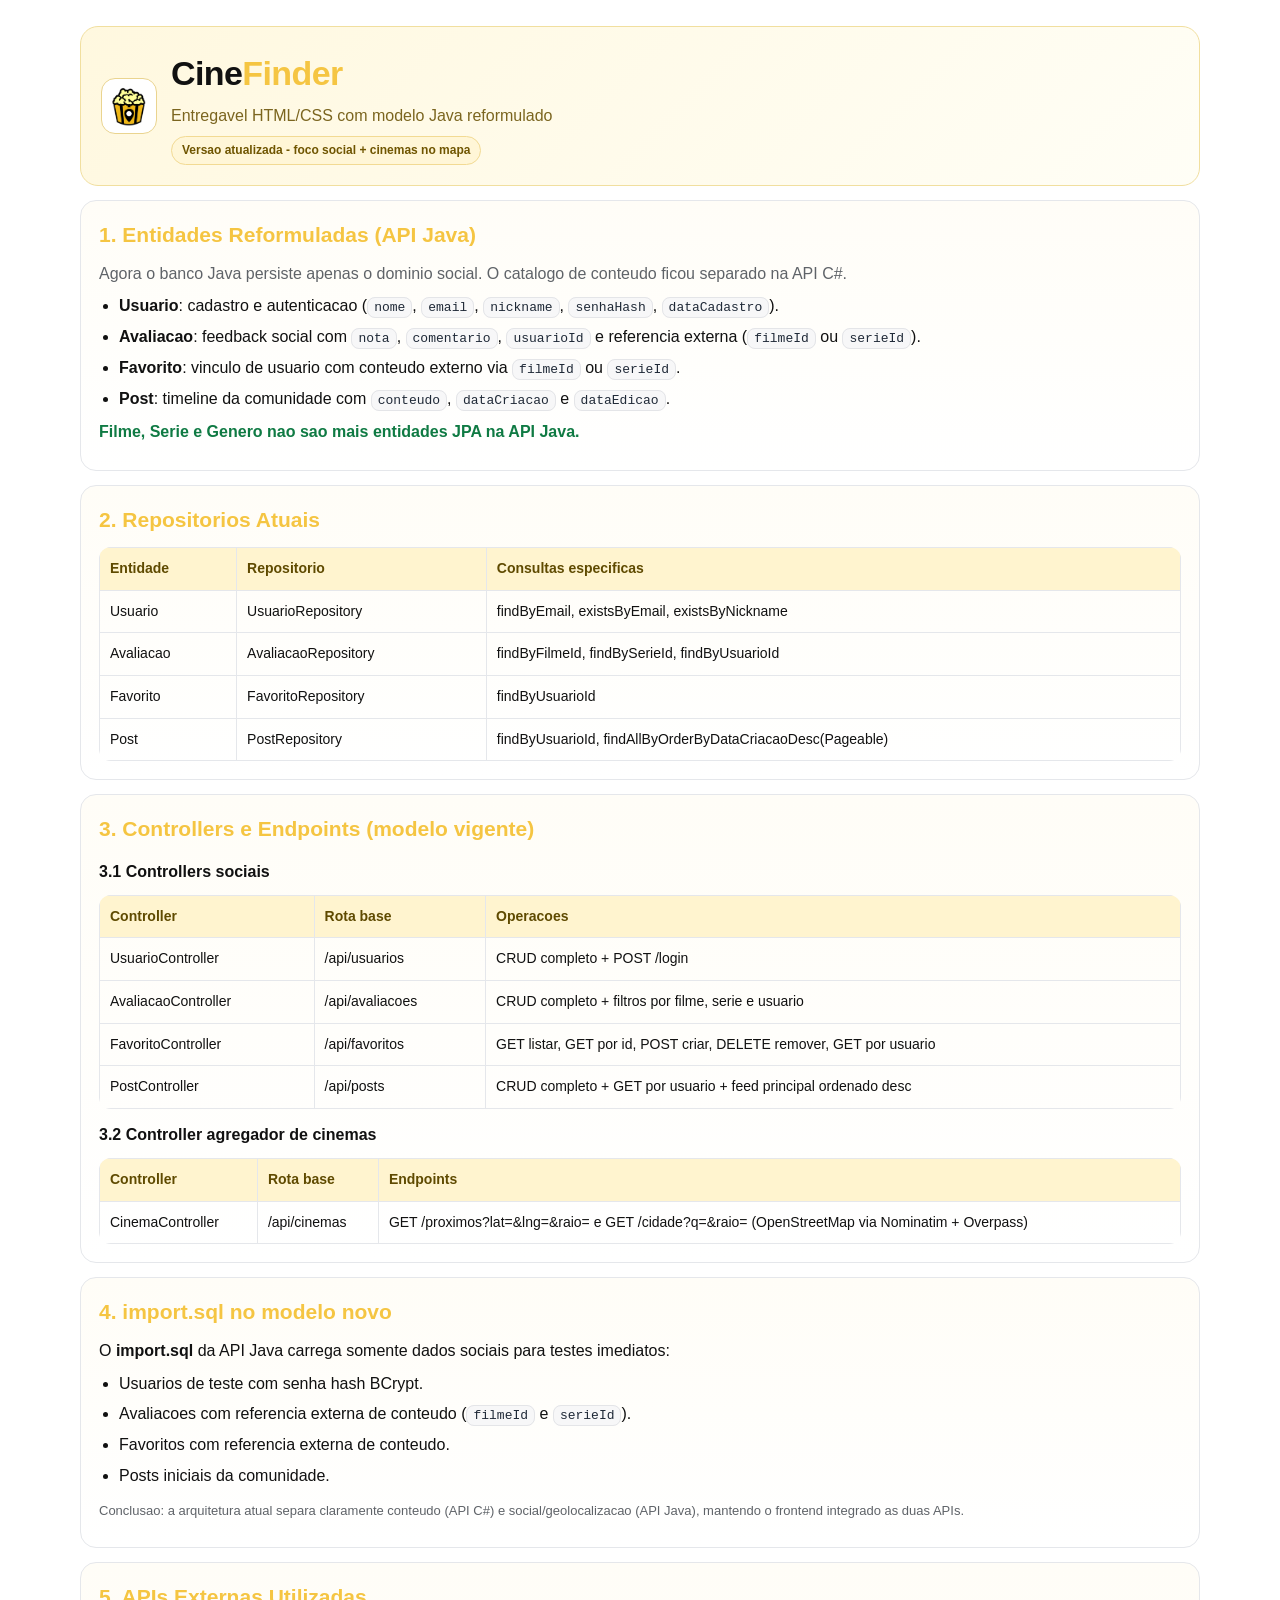
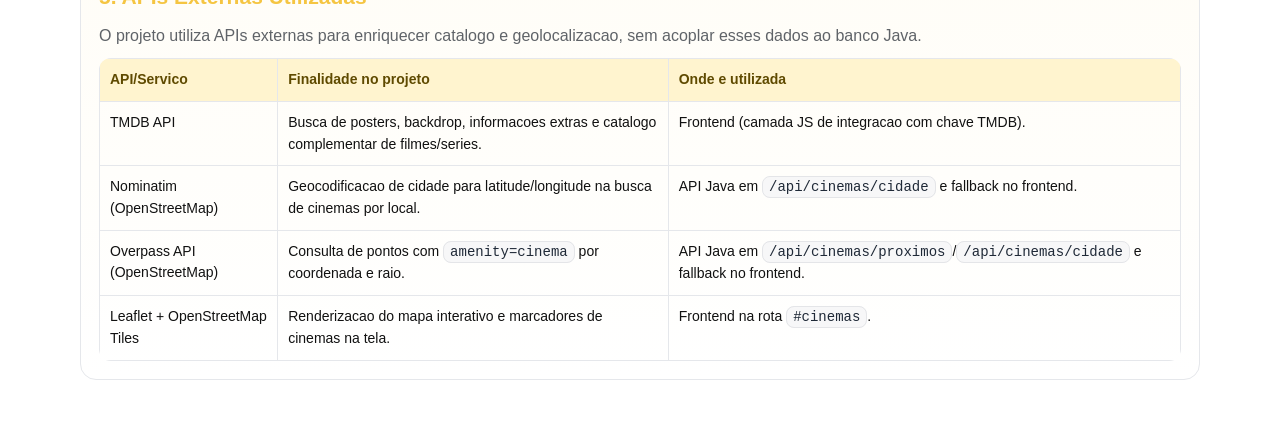
<file: CineFinder.API/wwwroot/entregavel.html>
<!DOCTYPE html>
<html lang="pt-BR">
<head>
  <meta charset="UTF-8">
  <meta name="viewport" content="width=device-width, initial-scale=1.0">
  <title>CineFinder - Entregavel Reformulado</title>
  <link rel="stylesheet" href="entregavel.css">
</head>
<body>
  <main class="page">
    <header class="hero">
      <img src="cf/logo.png" alt="Logo CineFinder">
      <div>
        <h1>Cine<span>Finder</span></h1>
        <p>Entregavel HTML/CSS com modelo Java reformulado</p>
        <span class="badge">Versao atualizada - foco social + cinemas no mapa</span>
      </div>
    </header>

    <div class="grid">
      <section>
        <h2>1. Entidades Reformuladas (API Java)</h2>
        <p class="muted">Agora o banco Java persiste apenas o dominio social. O catalogo de conteudo ficou separado na API C#.</p>
        <ul>
          <li><strong>Usuario</strong>: cadastro e autenticacao (<code>nome</code>, <code>email</code>, <code>nickname</code>, <code>senhaHash</code>, <code>dataCadastro</code>).</li>
          <li><strong>Avaliacao</strong>: feedback social com <code>nota</code>, <code>comentario</code>, <code>usuarioId</code> e referencia externa (<code>filmeId</code> ou <code>serieId</code>).</li>
          <li><strong>Favorito</strong>: vinculo de usuario com conteudo externo via <code>filmeId</code> ou <code>serieId</code>.</li>
          <li><strong>Post</strong>: timeline da comunidade com <code>conteudo</code>, <code>dataCriacao</code> e <code>dataEdicao</code>.</li>
        </ul>
        <p class="ok">Filme, Serie e Genero nao sao mais entidades JPA na API Java.</p>
      </section>

      <section>
        <h2>2. Repositorios Atuais</h2>
        <table>
          <thead>
            <tr>
              <th>Entidade</th>
              <th>Repositorio</th>
              <th>Consultas especificas</th>
            </tr>
          </thead>
          <tbody>
            <tr>
              <td>Usuario</td>
              <td>UsuarioRepository</td>
              <td>findByEmail, existsByEmail, existsByNickname</td>
            </tr>
            <tr>
              <td>Avaliacao</td>
              <td>AvaliacaoRepository</td>
              <td>findByFilmeId, findBySerieId, findByUsuarioId</td>
            </tr>
            <tr>
              <td>Favorito</td>
              <td>FavoritoRepository</td>
              <td>findByUsuarioId</td>
            </tr>
            <tr>
              <td>Post</td>
              <td>PostRepository</td>
              <td>findByUsuarioId, findAllByOrderByDataCriacaoDesc(Pageable)</td>
            </tr>
          </tbody>
        </table>
      </section>

      <section>
        <h2>3. Controllers e Endpoints (modelo vigente)</h2>
        <h3>3.1 Controllers sociais</h3>
        <table>
          <thead>
            <tr>
              <th>Controller</th>
              <th>Rota base</th>
              <th>Operacoes</th>
            </tr>
          </thead>
          <tbody>
            <tr>
              <td>UsuarioController</td>
              <td>/api/usuarios</td>
              <td>CRUD completo + POST /login</td>
            </tr>
            <tr>
              <td>AvaliacaoController</td>
              <td>/api/avaliacoes</td>
              <td>CRUD completo + filtros por filme, serie e usuario</td>
            </tr>
            <tr>
              <td>FavoritoController</td>
              <td>/api/favoritos</td>
              <td>GET listar, GET por id, POST criar, DELETE remover, GET por usuario</td>
            </tr>
            <tr>
              <td>PostController</td>
              <td>/api/posts</td>
              <td>CRUD completo + GET por usuario + feed principal ordenado desc</td>
            </tr>
          </tbody>
        </table>

        <h3>3.2 Controller agregador de cinemas</h3>
        <table>
          <thead>
            <tr>
              <th>Controller</th>
              <th>Rota base</th>
              <th>Endpoints</th>
            </tr>
          </thead>
          <tbody>
            <tr>
              <td>CinemaController</td>
              <td>/api/cinemas</td>
              <td>GET /proximos?lat=&amp;lng=&amp;raio= e GET /cidade?q=&amp;raio= (OpenStreetMap via Nominatim + Overpass)</td>
            </tr>
          </tbody>
        </table>
      </section>

      <section>
        <h2>4. import.sql no modelo novo</h2>
        <p>O <strong>import.sql</strong> da API Java carrega somente dados sociais para testes imediatos:</p>
        <ul>
          <li>Usuarios de teste com senha hash BCrypt.</li>
          <li>Avaliacoes com referencia externa de conteudo (<code>filmeId</code> e <code>serieId</code>).</li>
          <li>Favoritos com referencia externa de conteudo.</li>
          <li>Posts iniciais da comunidade.</li>
        </ul>
        <p class="footer-note">Conclusao: a arquitetura atual separa claramente conteudo (API C#) e social/geolocalizacao (API Java), mantendo o frontend integrado as duas APIs.</p>
      </section>

      <section>
        <h2>5. APIs Externas Utilizadas</h2>
        <p class="muted">O projeto utiliza APIs externas para enriquecer catalogo e geolocalizacao, sem acoplar esses dados ao banco Java.</p>
        <table>
          <thead>
            <tr>
              <th>API/Servico</th>
              <th>Finalidade no projeto</th>
              <th>Onde e utilizada</th>
            </tr>
          </thead>
          <tbody>
            <tr>
              <td>TMDB API</td>
              <td>Busca de posters, backdrop, informacoes extras e catalogo complementar de filmes/series.</td>
              <td>Frontend (camada JS de integracao com chave TMDB).</td>
            </tr>
            <tr>
              <td>Nominatim (OpenStreetMap)</td>
              <td>Geocodificacao de cidade para latitude/longitude na busca de cinemas por local.</td>
              <td>API Java em <code>/api/cinemas/cidade</code> e fallback no frontend.</td>
            </tr>
            <tr>
              <td>Overpass API (OpenStreetMap)</td>
              <td>Consulta de pontos com <code>amenity=cinema</code> por coordenada e raio.</td>
              <td>API Java em <code>/api/cinemas/proximos</code>/<code>/api/cinemas/cidade</code> e fallback no frontend.</td>
            </tr>
            <tr>
              <td>Leaflet + OpenStreetMap Tiles</td>
              <td>Renderizacao do mapa interativo e marcadores de cinemas na tela.</td>
              <td>Frontend na rota <code>#cinemas</code>.</td>
            </tr>
          </tbody>
        </table>
      </section>
    </div>
  </main>
</body>
</html>
</file>
<file: CineFinder.API/wwwroot/entregavel.css>
:root {
  --bg: #ffffff;
  --surface: #ffffff;
  --surface-2: #fffdf7;
  --text: #111111;
  --muted: #5f6368;
  --line: #e5e7eb;
  --brand: #f5c542;
  --brand-2: #e7ae10;
  --ok: #0f7a43;
}

* {
  box-sizing: border-box;
}

body {
  margin: 0;
  font-family: "Segoe UI", "Helvetica Neue", Arial, sans-serif;
  background: var(--bg);
  color: var(--text);
  line-height: 1.55;
}

.page {
  width: min(1120px, 94vw);
  margin: 26px auto 50px;
}

.hero {
  background: linear-gradient(135deg, #fff8df, #fffef6);
  border: 1px solid #f1df9f;
  border-radius: 18px;
  padding: 20px;
  display: flex;
  align-items: center;
  gap: 14px;
}

.hero img {
  width: 56px;
  height: 56px;
  object-fit: contain;
  border-radius: 14px;
  background: #ffffff;
  border: 1px solid #ead48f;
  padding: 6px;
}

.hero h1 {
  margin: 0;
  font-size: 34px;
  font-weight: 800;
  letter-spacing: -0.6px;
}

.hero h1 span {
  color: var(--brand);
}

.hero p {
  margin: 4px 0 0;
  color: #7b651f;
}

.badge {
  margin-top: 8px;
  display: inline-block;
  background: #fff6d7;
  color: #6f5500;
  border: 1px solid #f2da93;
  border-radius: 999px;
  padding: 4px 10px;
  font-size: 12px;
  font-weight: 700;
}

.grid {
  display: grid;
  grid-template-columns: 1fr;
  gap: 14px;
  margin-top: 14px;
}

section {
  background: linear-gradient(180deg, var(--surface-2), var(--surface));
  border: 1px solid var(--line);
  border-radius: 16px;
  padding: 18px;
}

h2 {
  margin: 0 0 10px;
  font-size: 21px;
  color: var(--brand);
}

h3 {
  margin: 14px 0 8px;
  font-size: 16px;
}

p {
  margin: 8px 0;
}

ul {
  margin: 8px 0;
  padding-left: 20px;
}

li {
  margin: 6px 0;
}

.muted {
  color: var(--muted);
}

.ok {
  color: var(--ok);
  font-weight: 700;
}

table {
  width: 100%;
  border-collapse: collapse;
  margin-top: 10px;
  overflow: hidden;
  border-radius: 12px;
}

th,
td {
  border: 1px solid var(--line);
  padding: 10px;
  text-align: left;
  vertical-align: top;
  font-size: 14px;
}

th {
  background: #fff4cf;
  color: #5f4a00;
}

code {
  background: #f7f7f8;
  border: 1px solid #e4e5e8;
  color: #1f2937;
  border-radius: 8px;
  padding: 2px 6px;
}

.footer-note {
  margin-top: 12px;
  color: var(--muted);
  font-size: 13px;
}

@media (max-width: 760px) {
  .hero h1 {
    font-size: 28px;
  }

  th,
  td {
    font-size: 13px;
  }
}
</file>
